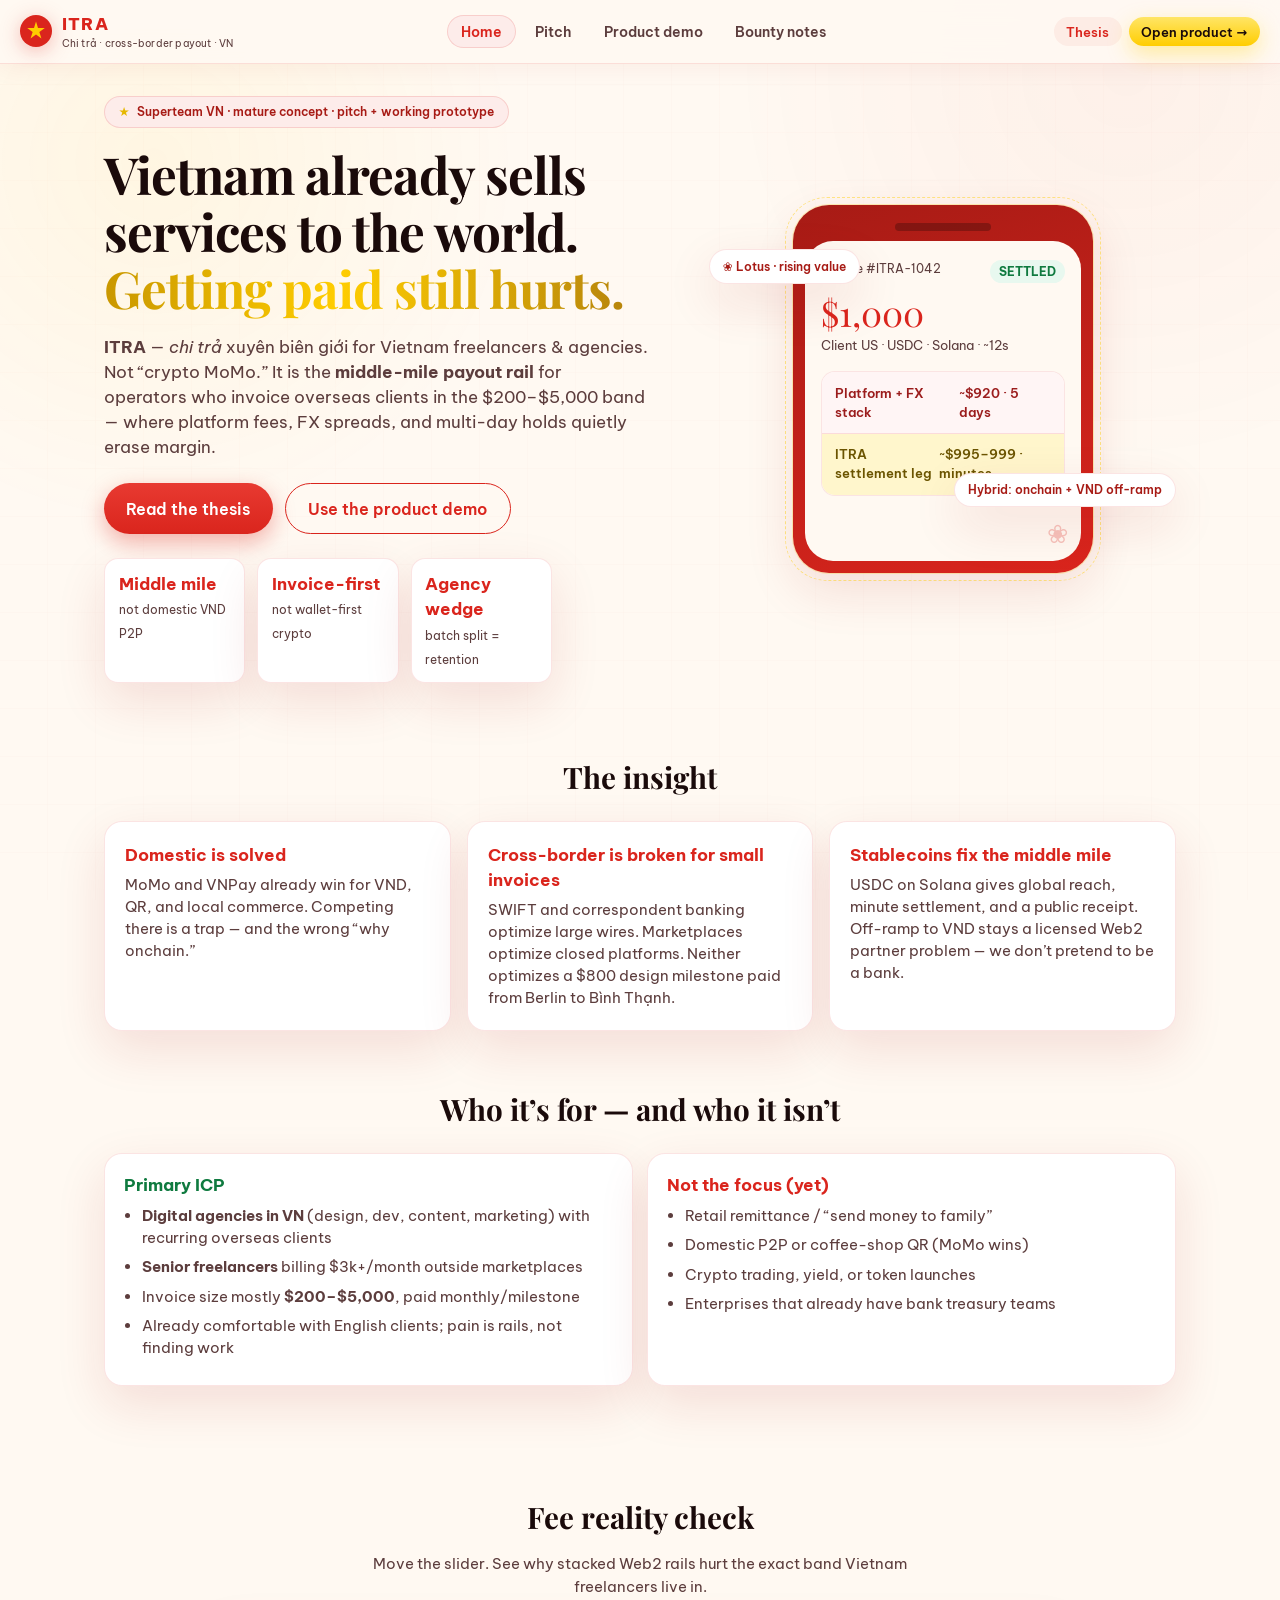
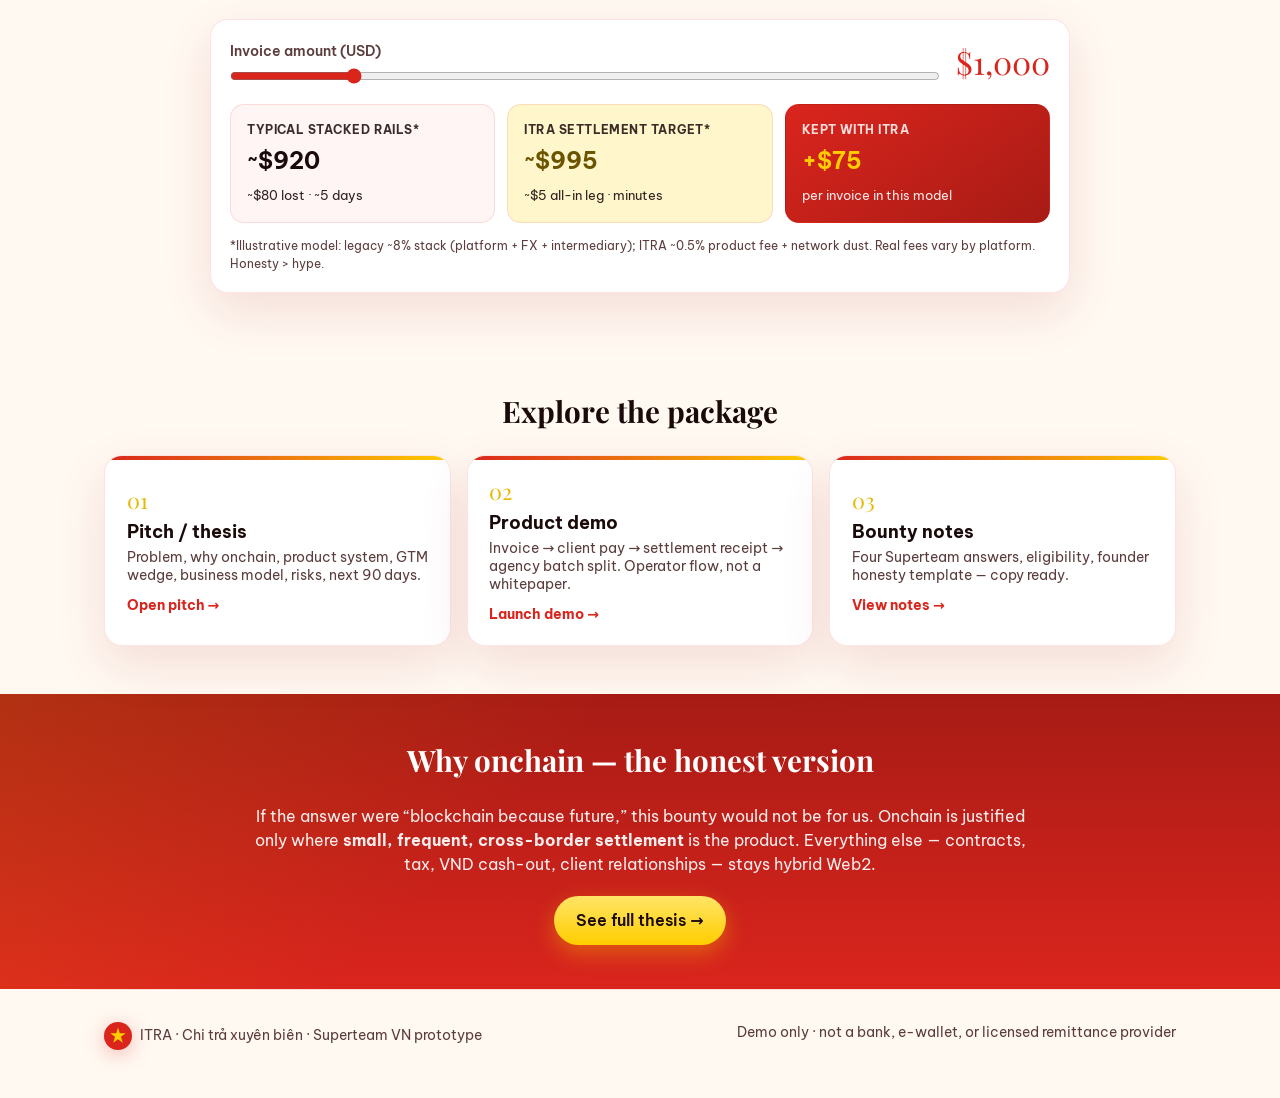
<file: index.html>
﻿<!DOCTYPE html>
<html lang="en">
<head>
  <meta charset="UTF-8" />
  <meta name="viewport" content="width=device-width, initial-scale=1" />
  <title>ITRA — Chi trả xuyên biên giới · Vietnam services export</title>
  <meta name="description" content="ITRA (chi trả): middle-mile cross-border payout for Vietnam freelancers and agencies — USDC on Solana, hybrid with MoMo/VNPay for domestic VND." />
  <base href="./" />
  <link rel="preconnect" href="https://fonts.googleapis.com" />
  <link rel="preconnect" href="https://fonts.gstatic.com" crossorigin />
  <link href="https://fonts.googleapis.com/css2?family=Be+Vietnam+Pro:wght@400;500;600;700;800&family=Playfair+Display:wght@600;700&display=swap" rel="stylesheet" />
  <link rel="stylesheet" href="styles.css" />
</head>
<body>
  <div class="bg-pattern" aria-hidden="true"></div>

  <header class="global-nav">
    <div class="brand" data-go="home">
      <span class="brand-mark" aria-hidden="true">
        <svg viewBox="0 0 40 40" width="32" height="32">
          <circle cx="20" cy="20" r="20" fill="#DA251D"/>
          <polygon points="20,8 22.5,16.2 31,16.2 24.2,21.2 26.8,29.5 20,24.5 13.2,29.5 15.8,21.2 9,16.2 17.5,16.2" fill="#FFCD00"/>
        </svg>
      </span>
      <div>
        <div class="brand-name">ITRA</div>
        <div class="brand-tagline">Chi trả · cross-border payout · VN</div>
      </div>
    </div>

    <nav class="global-tabs" role="tablist">
      <button type="button" class="tab active" data-go="home" role="tab">Home</button>
      <button type="button" class="tab" data-go="pitch" role="tab">Pitch</button>
      <button type="button" class="tab" data-go="demo" role="tab">Product demo</button>
      <button type="button" class="tab" data-go="submit" role="tab">Bounty notes</button>
    </nav>

    <div class="global-actions">
      <button type="button" class="btn btn-ghost btn-sm" data-go="pitch">Thesis</button>
      <button type="button" class="btn btn-gold btn-sm" data-go="demo">Open product →</button>
    </div>
  </header>

  <!-- ========== HOME ========== -->
  <section id="view-home" class="view active" data-view="home">
    <main class="hero">
      <div class="hero-copy">
        <div class="pill">
          <span class="pill-star">★</span>
          Superteam VN · mature concept · pitch + working prototype
        </div>
        <h1>
          Vietnam already sells services to the world.<br />
          <span class="gold-text">Getting paid still hurts.</span>
        </h1>
        <p class="lede">
          <strong>ITRA</strong> — <em>chi trả</em> xuyên biên giới for Vietnam freelancers &amp; agencies.
          Not “crypto MoMo.” It is the <strong>middle-mile payout rail</strong> for operators who invoice
          overseas clients in the $200–$5,000 band — where platform fees, FX spreads, and
          multi-day holds quietly erase margin.
        </p>
        <div class="hero-cta">
          <button type="button" class="btn btn-red btn-lg" data-go="pitch">Read the thesis</button>
          <button type="button" class="btn btn-outline btn-lg" data-go="demo">Use the product demo</button>
        </div>
        <div class="trust-row">
          <div><strong>Middle mile</strong><span>not domestic VND P2P</span></div>
          <div><strong>Invoice-first</strong><span>not wallet-first crypto</span></div>
          <div><strong>Agency wedge</strong><span>batch split = retention</span></div>
        </div>
      </div>

      <div class="hero-visual">
        <div class="phone-frame">
          <div class="phone-notch"></div>
          <div class="phone-screen">
            <div class="mini-header">
              <span>Invoice #ITRA-1042</span>
              <span class="badge badge-paid">SETTLED</span>
            </div>
            <div class="mini-amount">$1,000</div>
            <div class="mini-sub">Client US · USDC · Solana · ~12s</div>
            <div class="compare-card">
              <div class="cmp-row bad"><span>Platform + FX stack</span><span>~$920 · 5 days</span></div>
              <div class="cmp-row good"><span>ITRA settlement leg</span><span>~$995–999 · minutes</span></div>
            </div>
            <div class="lotus-deco" aria-hidden="true">❀</div>
          </div>
        </div>
        <div class="float-chip chip-1">❀ Lotus · rising value</div>
        <div class="float-chip chip-2">Hybrid: onchain + VND off-ramp</div>
      </div>
    </main>

    <section class="section">
      <h2 class="section-title">The insight</h2>
      <div class="insight-grid">
        <article class="insight-card">
          <h3>Domestic is solved</h3>
          <p>MoMo and VNPay already win for VND, QR, and local commerce. Competing there is a trap — and the wrong “why onchain.”</p>
        </article>
        <article class="insight-card">
          <h3>Cross-border is broken for small invoices</h3>
          <p>SWIFT and correspondent banking optimize large wires. Marketplaces optimize closed platforms. Neither optimizes a $800 design milestone paid from Berlin to Bình Thạnh.</p>
        </article>
        <article class="insight-card">
          <h3>Stablecoins fix the middle mile</h3>
          <p>USDC on Solana gives global reach, minute settlement, and a public receipt. Off-ramp to VND stays a licensed Web2 partner problem — we don’t pretend to be a bank.</p>
        </article>
      </div>
    </section>

    <section class="section section-tight">
      <h2 class="section-title">Who it’s for — and who it isn’t</h2>
      <div class="ps-grid-2">
        <div class="card for-card">
          <h3 class="good-head">Primary ICP</h3>
          <ul class="plain-list">
            <li><strong>Digital agencies in VN</strong> (design, dev, content, marketing) with recurring overseas clients</li>
            <li><strong>Senior freelancers</strong> billing $3k+/month outside marketplaces</li>
            <li>Invoice size mostly <strong>$200–$5,000</strong>, paid monthly/milestone</li>
            <li>Already comfortable with English clients; pain is rails, not finding work</li>
          </ul>
        </div>
        <div class="card against-card">
          <h3 class="bad-head">Not the focus (yet)</h3>
          <ul class="plain-list">
            <li>Retail remittance / “send money to family”</li>
            <li>Domestic P2P or coffee-shop QR (MoMo wins)</li>
            <li>Crypto trading, yield, or token launches</li>
            <li>Enterprises that already have bank treasury teams</li>
          </ul>
        </div>
      </div>
    </section>

    <section class="section">
      <h2 class="section-title">Fee reality check</h2>
      <p class="section-lede">Move the slider. See why stacked Web2 rails hurt the exact band Vietnam freelancers live in.</p>
      <div class="card calc-card">
        <div class="calc-row">
          <label class="calc-label">Invoice amount (USD)
            <input type="range" id="fee-range" min="200" max="5000" step="50" value="1000" />
          </label>
          <div class="calc-amount" id="fee-amount-label">$1,000</div>
        </div>
        <div class="calc-compare">
          <div class="calc-col legacy">
            <span class="calc-tag">Typical stacked rails*</span>
            <strong id="fee-legacy-net">~$920</strong>
            <span id="fee-legacy-detail">~$80 lost · ~5 days</span>
          </div>
          <div class="calc-col itra">
            <span class="calc-tag">ITRA settlement target*</span>
            <strong id="fee-itra-net">~$995</strong>
            <span id="fee-itra-detail">~$5 all-in leg · minutes</span>
          </div>
          <div class="calc-col save">
            <span class="calc-tag">Kept with ITRA</span>
            <strong id="fee-saved">+$75</strong>
            <span>per invoice in this model</span>
          </div>
        </div>
        <p class="calc-note">*Illustrative model: legacy ~8% stack (platform + FX + intermediary); ITRA ~0.5% product fee + network dust. Real fees vary by platform. Honesty &gt; hype.</p>
      </div>
    </section>

    <section class="section map-section">
      <h2 class="section-title">Explore the package</h2>
      <div class="map-grid">
        <button type="button" class="map-card" data-go="pitch">
          <span class="map-num">01</span>
          <h3>Pitch / thesis</h3>
          <p>Problem, why onchain, product system, GTM wedge, business model, risks, next 90 days.</p>
          <span class="map-link">Open pitch →</span>
        </button>
        <button type="button" class="map-card" data-go="demo">
          <span class="map-num">02</span>
          <h3>Product demo</h3>
          <p>Invoice → client pay → settlement receipt → agency batch split. Operator flow, not a whitepaper.</p>
          <span class="map-link">Launch demo →</span>
        </button>
        <button type="button" class="map-card" data-go="submit">
          <span class="map-num">03</span>
          <h3>Bounty notes</h3>
          <p>Four Superteam answers, eligibility, founder honesty template — copy ready.</p>
          <span class="map-link">View notes →</span>
        </button>
      </div>
    </section>

    <section class="section section-red">
      <h2 class="section-title light">Why onchain — the honest version</h2>
      <p class="honest wide">
        If the answer were “blockchain because future,” this bounty would not be for us.
        Onchain is justified only where <strong>small, frequent, cross-border settlement</strong>
        is the product. Everything else — contracts, tax, VND cash-out, client relationships — stays hybrid Web2.
      </p>
      <div class="hero-cta center">
        <button type="button" class="btn btn-gold btn-lg" data-go="pitch">See full thesis →</button>
      </div>
    </section>

    <footer class="site-footer">
      <div class="brand compact">
        <span class="brand-mark small">
          <svg viewBox="0 0 40 40" width="28" height="28">
            <circle cx="20" cy="20" r="20" fill="#DA251D"/>
            <polygon points="20,8 22.5,16.2 31,16.2 24.2,21.2 26.8,29.5 20,24.5 13.2,29.5 15.8,21.2 9,16.2 17.5,16.2" fill="#FFCD00"/>
          </svg>
        </span>
        <span>ITRA · Chi trả xuyên biên · Superteam VN prototype</span>
      </div>
      <p>Demo only · not a bank, e-wallet, or licensed remittance provider</p>
    </footer>
  </section>

  <!-- ========== PITCH (4 thesis slides) ========== -->
  <section id="view-pitch" class="view" data-view="pitch">
    <div class="pitch-shell">
      <div class="pitch-toolbar">
        <div class="pitch-title">
          <span class="eyebrow">Pitch · 4 slides · maps to 2-page bounty deck</span>
          <strong>ITRA (chi trả) · Superteam Vietnam</strong>
        </div>
        <div class="pitch-controls">
          <button type="button" class="btn btn-ghost btn-sm" id="pitch-prev">← Prev</button>
          <span class="pitch-indicator" id="pitch-indicator">1 / 4</span>
          <button type="button" class="btn btn-ghost btn-sm" id="pitch-next">Next →</button>
          <button type="button" class="btn btn-gold btn-sm" data-go="demo">Product demo</button>
        </div>
      </div>

      <div class="pitch-stage">
        <!-- SLIDE 1: Problem + Why onchain -->
        <article class="pitch-slide active" data-slide="1">
          <div class="ps-rail" aria-hidden="true"></div>
          <header class="ps-top">
            <span class="ps-star">★</span>
            <span class="ps-brand">ITRA</span>
            <span class="ps-meta">01 · Business today &amp; why onchain</span>
          </header>
          <h2 class="ps-headline">The business today is services export. The product is settlement.</h2>
          <p class="ps-sub">Vietnam’s freelancers and agencies already sell globally. The broken piece is not demand — it is how $200–$5,000 invoices cross borders.</p>

          <div class="ps-grid-2">
            <div class="ps-card">
              <h3>Business today</h3>
              <p><strong>Who:</strong> Design/dev/content agencies &amp; freelancers in HCMC, Hanoi, Đà Nẵng paid by US/EU/SG/AU clients.</p>
              <p><strong>Current stack:</strong> Upwork · Payoneer · Wise · bank wire · marketplace holds.</p>
              <p><strong>Felt pain:</strong> Client sends ~$1,000 → often ~$920–950 lands after days. Fee stacking is opaque. Multi-person agency splits mean the pain multiplies every month.</p>
              <p><strong>Why it matters:</strong> Services export is real GDP for operators who will never get a factory LOAN — margin is everything.</p>
            </div>
            <div class="ps-card ps-card-red">
              <h3>Why onchain (and when it isn’t)</h3>
              <p><strong>Yes:</strong> small, frequent, global settlement; public receipt; programmable split to teammates.</p>
              <p><strong>No:</strong> replacing MoMo for domestic VND; “crypto because cool”; taking retail deposits.</p>
              <p><strong>Mechanism:</strong> USDC on Solana = dollar stability + minute finality + low network cost.</p>
              <p><strong>Doubt we name:</strong> client onboarding to wallets, and VND off-ramp liquidity. Mitigate with card-on-ramp later + licensed partners — not fake claims.</p>
            </div>
          </div>

          <div class="ps-metrics">
            <div><span>Pain band</span><strong>$200–$5,000 invoices</strong></div>
            <div><span>Legacy model</span><strong>~5–10% stack · days</strong></div>
            <div><span>ITRA settle leg</span><strong>target &lt;1% · minutes</strong></div>
            <div><span>Asset</span><strong>USDC — no new token</strong></div>
          </div>
          <footer class="ps-foot">Slide 1 / 4 · Superteam pages 1 covers this block</footer>
        </article>

        <!-- SLIDE 2: Product system -->
        <article class="pitch-slide" data-slide="2">
          <div class="ps-rail" aria-hidden="true"></div>
          <header class="ps-top">
            <span class="ps-star">★</span>
            <span class="ps-brand">ITRA</span>
            <span class="ps-meta">02 · How it works in practice</span>
          </header>
          <h2 class="ps-headline sm">Invoice-first product. Onchain is the settlement engine, not the UI religion.</h2>

          <div class="ps-steps">
            <div class="ps-step"><span>1</span><h4>Create invoice</h4><p>USD, deliverable, client email — language freelancers already use</p></div>
            <div class="ps-step"><span>2</span><h4>Client pays USDC</h4><p>Solana Pay link / QR · any country · stablecoin</p></div>
            <div class="ps-step"><span>3</span><h4>Settle + receipt</h4><p>Wallet credit · immutable tx proof for books</p></div>
            <div class="ps-step accent"><span>4</span><h4>Agency split</h4><p>Batch payout to team · optional later VND off-ramp</p></div>
          </div>

          <div class="ps-grid-2">
            <div class="ps-card">
              <h3>System layers</h3>
              <ul class="plain">
                <li><strong>L1 Product:</strong> invoices, pay links, status, receipts</li>
                <li><strong>L2 Team:</strong> treasury view, batch split, roles</li>
                <li><strong>L3 Ops:</strong> CSV/PDF export, tax-ready history</li>
                <li><strong>L4 Cash-out:</strong> partner off-ramp to bank/MoMo (licensed)</li>
              </ul>
            </div>
            <div class="ps-card">
              <h3>What users feel</h3>
              <p>Not “connect wallet and hope.” They feel <strong>invoice paid</strong> and <strong>money available to split or hold</strong>.</p>
              <p>Client education is one page: “Pay this invoice in USDC — same as a dollar invoice, faster rails.”</p>
              <p>Prototype on this site implements L1–L2 happy path (demo mode).</p>
            </div>
          </div>
          <footer class="ps-foot">Slide 2 / 4 · “How it works” for bounty criteria</footer>
        </article>

        <!-- SLIDE 3: GTM + business model -->
        <article class="pitch-slide" data-slide="3">
          <div class="ps-rail" aria-hidden="true"></div>
          <header class="ps-top">
            <span class="ps-star">★</span>
            <span class="ps-brand">ITRA</span>
            <span class="ps-meta">03 · Wedge, model, fundability</span>
          </header>
          <h2 class="ps-headline sm">Start with agencies. They feel the pain monthly — and bring volume.</h2>

          <div class="ps-grid-2">
            <div class="ps-card">
              <h3>Go-to-market wedge</h3>
              <p><strong>Beachhead:</strong> 5–30 person digital agencies with 2+ overseas retainers.</p>
              <p><strong>Why wedge works:</strong> one owner decides; team wallets make batch sticky; referral inside studio networks in HCMC/Hanoi.</p>
              <p><strong>Motion:</strong> design-partner program → closed beta (USDC-in only) → case study with real fee before/after → expand to freelancers in the same graph.</p>
              <p><strong>Not day-one:</strong> mass consumer ads, token incentives, or “everyone in Vietnam.”</p>
            </div>
            <div class="ps-card ps-card-deep">
              <h3>Business model</h3>
              <p><strong>Subscription:</strong> free tier (limited invoices) → Pro for agencies (team seats, batch, exports).</p>
              <p><strong>Usage:</strong> small settlement fee (e.g. 0.3–0.8%) still far below 5–10% stacks.</p>
              <p><strong>Partner rev-share:</strong> optional VND off-ramp (we don’t hold float).</p>
              <p><strong>Why fundable:</strong> recurring export volume × network effects in agency clusters × expansion to other SEA services hubs later.</p>
            </div>
          </div>

          <div class="ps-metrics">
            <div><span>Year-1 focus</span><strong>Agencies · HCMC/Hanoi</strong></div>
            <div><span>Monetize</span><strong>SaaS + tiny settle fee</strong></div>
            <div><span>Moat thesis</span><strong>Workflow + tax export + trust</strong></div>
            <div><span>Not moat</span><strong>“We used blockchain”</strong></div>
          </div>
          <footer class="ps-foot">Slide 3 / 4 · bonus: path to a company, not a demo</footer>
        </article>

        <!-- SLIDE 4: Reg, risks, next -->
        <article class="pitch-slide" data-slide="4">
          <div class="ps-rail" aria-hidden="true"></div>
          <header class="ps-top">
            <span class="ps-star">★</span>
            <span class="ps-brand">ITRA</span>
            <span class="ps-meta">04 · Vietnam fit · risks · what’s next</span>
          </header>
          <h2 class="ps-headline sm">Designed to fit a forming regulatory frame — not to outrun it.</h2>

          <div class="ps-grid-2">
            <div class="ps-card">
              <h3>Regulatory posture (VN)</h3>
              <ul class="plain">
                <li>Self-custody settlement tool for <strong>export of services</strong></li>
                <li><strong>Not</strong> deposit-taking e-wallet, not retail remittance brand</li>
                <li>VND cash-out only via <strong>licensed partners</strong></li>
                <li>Exports for tax reporting — we help users stay clean, we don’t sell “tax free”</li>
                <li>Track SBV / digital asset policy; ship features that remain complementary rails</li>
              </ul>
            </div>
            <div class="ps-card">
              <h3>Risks we own</h3>
              <p><strong>Client wallet friction</strong> → invoice UX + later card/on-ramp embed.</p>
              <p><strong>Off-ramp dependency</strong> → multi-partner, never single point of failure narrative.</p>
              <p><strong>Policy shift</strong> → keep scope narrow; no yield, no lending.</p>
              <p><strong>Trust</strong> → on-chain receipts + human support in Vietnamese.</p>
            </div>
          </div>

          <div class="ps-card" style="margin-bottom:0.75rem">
            <h3>What’s next (if team + resources)</h3>
            <p><strong>Days 1–14:</strong> 15 operator interviews; fee diaries; 3 design partners committed.</p>
            <p><strong>Days 15–45:</strong> Solana mainnet/devnet pay link; receipt PDF; agency batch real txs.</p>
            <p><strong>Days 46–90:</strong> closed beta; first off-ramp partner LOI; accounting export; measure $ settled &amp; fee saved.</p>
            <p><strong>Success metric:</strong> not TVL cosplay — <em>repeat invoices per agency per month</em> and NPS on payout pain.</p>
          </div>
          <footer class="ps-foot bar">★ ITRA · Chi trả xuyên biên giới · for Vietnam operators exporting services · Slide 4 / 4</footer>
        </article>
      </div>
    </div>
  </section>

  <!-- ========== PRODUCT DEMO ========== -->
  <section id="view-demo" class="view" data-view="demo">
    <div class="app-shell">
      <aside class="sidebar">
        <div class="brand side-brand">
          <span class="brand-mark">
            <svg viewBox="0 0 40 40" width="32" height="32">
              <circle cx="20" cy="20" r="20" fill="#DA251D"/>
              <polygon points="20,8 22.5,16.2 31,16.2 24.2,21.2 26.8,29.5 20,24.5 13.2,29.5 15.8,21.2 9,16.2 17.5,16.2" fill="#FFCD00"/>
            </svg>
          </span>
          <div>
            <div class="brand-name light">ITRA</div>
            <div class="brand-tag">Chi trả workspace · demo</div>
          </div>
        </div>
        <nav class="side-nav">
          <button type="button" class="side-link active" data-panel="dashboard">Dashboard</button>
          <button type="button" class="side-link" data-panel="create">Create invoice</button>
          <button type="button" class="side-link" data-panel="pay">Client pay link</button>
          <button type="button" class="side-link" data-panel="success">Settlement receipt</button>
          <button type="button" class="side-link" data-panel="batch">Team batch payout</button>
        </nav>
        <div class="side-foot">
          <div class="wallet-pill"><span class="dot"></span> Demo · no real funds</div>
          <button type="button" class="btn btn-ghost btn-sm" data-go="pitch">← Thesis</button>
          <button type="button" class="btn btn-ghost btn-sm" data-go="home">Home</button>
        </div>
      </aside>

      <div class="app-main">
        <div id="panel-dashboard" class="panel active">
          <header class="panel-head">
            <div>
              <p class="eyebrow">Xin chào · Agency rail</p>
              <h2>Settlement overview</h2>
            </div>
            <button type="button" class="btn btn-red" data-panel="create">+ New invoice</button>
          </header>
          <div class="stat-grid">
            <div class="stat-card"><span class="stat-label">Settled (30d)</span><span class="stat-value">$12,480</span><span class="stat-hint gold-text">USDC · Solana</span></div>
            <div class="stat-card"><span class="stat-label">Est. kept vs legacy</span><span class="stat-value">+$748</span><span class="stat-hint">model ~6% stack avoided</span></div>
            <div class="stat-card"><span class="stat-label">Open invoices</span><span class="stat-value">3</span><span class="stat-hint">$2,150 pending</span></div>
            <div class="stat-card accent"><span class="stat-label">Median settle</span><span class="stat-value">&lt;1m</span><span class="stat-hint">not T+5 banking</span></div>
          </div>
          <div class="card insight-strip">
            <strong>Operator note:</strong> Domestic team expenses still run on MoMo/VNPay.
            ITRA only handles <em>inbound overseas settlement</em> and team USDC splits.
          </div>
          <div class="card">
            <div class="card-head"><h3>Recent invoices</h3><span class="badge">Prototype data</span></div>
            <table class="data-table">
              <thead><tr><th>ID</th><th>Client</th><th>Amount</th><th>Status</th><th></th></tr></thead>
              <tbody>
                <tr><td>ITRA-1042</td><td>Northwind Labs (US)</td><td>$1,000</td><td><span class="badge badge-paid">Settled</span></td><td><button type="button" class="linkish" data-panel="success">Receipt</button></td></tr>
                <tr><td>ITRA-1041</td><td>Orbit Studio (SG)</td><td>$650</td><td><span class="badge badge-open">Open</span></td><td><button type="button" class="linkish" data-panel="pay">Pay link</button></td></tr>
                <tr><td>ITRA-1040</td><td>Berlin Content Co.</td><td>$2,200</td><td><span class="badge badge-paid">Settled</span></td><td><button type="button" class="linkish" data-panel="success">Receipt</button></td></tr>
              </tbody>
            </table>
          </div>
        </div>

        <div id="panel-create" class="panel">
          <header class="panel-head">
            <div><p class="eyebrow">Flow 01 · Invoice-first</p><h2>Create invoice</h2></div>
          </header>
          <div class="card form-card">
            <label>Client name<input id="f-client" type="text" value="Northwind Labs" /></label>
            <label>Client email<input id="f-email" type="email" value="ap@northwind.example" /></label>
            <div class="form-row">
              <label>Amount (USD)<input id="f-amount" type="number" value="1000" min="1" /></label>
              <label>Settle asset
                <select id="f-currency"><option selected>USDC on Solana</option><option disabled>USDT (later)</option></select>
              </label>
            </div>
            <label>Deliverable / milestone<textarea id="f-note" rows="3">Brand site redesign — milestone 2 (accepted in Figma review)</textarea></label>
            <div class="form-actions">
              <button type="button" class="btn btn-red btn-lg" id="btn-create">Generate client pay link →</button>
              <p class="form-hint">Creates a settlement request — not a crypto trade.</p>
            </div>
          </div>
        </div>

        <div id="panel-pay" class="panel">
          <header class="panel-head">
            <div><p class="eyebrow">Flow 02 · Client view</p><h2>Pay invoice</h2></div>
            <span class="badge badge-open" id="pay-status">Awaiting settlement</span>
          </header>
          <div class="pay-layout">
            <div class="card pay-summary">
              <div class="pay-brand">
                <span class="lotus">❀</span>
                <div><strong id="pay-merchant">ITRA · Saigon Studio Co.</strong><p>Ho Chi Minh City · Vietnam · services export</p></div>
              </div>
              <div class="pay-amount" id="pay-amount">$1,000.00</div>
              <p class="pay-meta" id="pay-meta">Invoice ITRA-1042 · Brand site redesign — milestone 2</p>
              <ul class="pay-bullets">
                <li>You pay in <strong>USDC</strong> (dollar-stable) on <strong>Solana</strong></li>
                <li>Vendor receives a public settlement receipt</li>
                <li>No correspondent bank chain for this leg</li>
              </ul>
              <div class="mini-save" id="pay-save-hint">Illustrative vendor keep vs ~8% stack: +$75 on this invoice</div>
            </div>
            <div class="card pay-action">
              <div class="qr-box" aria-hidden="true">
                <div class="qr-inner"><div class="qr-grid"></div><div class="qr-center">★</div></div>
                <p>Solana Pay QR</p>
              </div>
              <label class="mono-label">Pay to (demo address)
                <code class="addr" id="pay-addr">ItraVNdemo1111111111111111111111111111Pay</code>
              </label>
              <div class="form-actions col">
                <button type="button" class="btn btn-gold btn-lg" id="btn-sim-pay">Simulate client payment</button>
                <button type="button" class="btn btn-outline" id="btn-copy">Copy address</button>
              </div>
              <p class="form-hint">Production: Phantom / Solflare / Solana Pay · later: card → USDC on-ramp for clients.</p>
            </div>
          </div>
        </div>

        <div id="panel-success" class="panel">
          <header class="panel-head">
            <div><p class="eyebrow">Flow 03 · Settled</p><h2>Settlement receipt</h2></div>
            <span class="badge badge-paid">SETTLED</span>
          </header>
          <div class="success-hero card">
            <div class="success-star">★</div>
            <h3 id="success-title">1,000 USDC settled</h3>
            <p>Middle-mile complete. Receipt is portable proof for your books.</p>
            <div class="receipt-grid">
              <div><span>Invoice</span><strong id="rc-id">ITRA-1042</strong></div>
              <div><span>From</span><strong id="rc-client">Northwind Labs</strong></div>
              <div><span>Network</span><strong>Solana</strong></div>
              <div><span>Asset</span><strong>USDC</strong></div>
              <div><span>Tx (demo)</span><strong class="mono">5Kx…9aQ2</strong></div>
              <div><span>Time</span><strong>~12 seconds</strong></div>
            </div>
            <div class="save-banner" id="success-save">Est. kept vs legacy stack on this invoice: <strong>+$75</strong></div>
            <div class="form-actions">
              <button type="button" class="btn btn-red" data-panel="batch">Split to team →</button>
              <button type="button" class="btn btn-outline" data-panel="dashboard">Dashboard</button>
            </div>
          </div>
          <div class="card note-card">
            <h4>Still hybrid on purpose</h4>
            <p>Hold USDC, pay other crypto invoices, or cash out via a licensed partner later.
            ITRA does not operate as MoMo — we don’t take VND deposits or promise yield.</p>
          </div>
        </div>

        <div id="panel-batch" class="panel">
          <header class="panel-head">
            <div><p class="eyebrow">Flow 04 · Why agencies stick</p><h2>Team batch payout</h2></div>
          </header>
          <div class="card">
            <p class="batch-intro">
              One overseas invoice → many local contributors. Batch split is the wedge:
              the agency owner uses ITRA every cycle, not once.
            </p>
            <table class="data-table">
              <thead><tr><th>Member</th><th>Role</th><th>Wallet</th><th>Amount</th></tr></thead>
              <tbody>
                <tr><td>Linh N.</td><td>Lead design</td><td class="mono">Lin…x7</td><td>400 USDC</td></tr>
                <tr><td>Minh T.</td><td>Frontend</td><td class="mono">Min…k2</td><td>350 USDC</td></tr>
                <tr><td>Studio reserve</td><td>Treasury</td><td class="mono">Sen…Hq</td><td>250 USDC</td></tr>
              </tbody>
            </table>
            <div class="form-actions">
              <button type="button" class="btn btn-gold btn-lg" id="btn-batch">Send batch (demo)</button>
              <button type="button" class="btn btn-outline" data-panel="dashboard">Done</button>
              <button type="button" class="btn btn-ghost" data-go="submit">Bounty notes →</button>
            </div>
          </div>
        </div>
      </div>
    </div>
  </section>

  <!-- ========== BOUNTY NOTES ========== -->
  <section id="view-submit" class="view" data-view="submit">
    <div class="submit-wrap">
      <header class="panel-head">
        <div>
          <p class="eyebrow">Superteam form · matured answers</p>
          <h2>Bounty submission notes</h2>
        </div>
        <button type="button" class="btn btn-red" id="btn-copy-notes">Copy all</button>
      </header>

      <div class="card">
        <h3>One-liner</h3>
        <p id="note-oneliner">ITRA (chi trả) is the middle-mile cross-border payout rail for Vietnam freelancers and agencies exporting services: clients pay USDC on Solana; teams settle in minutes with on-chain receipts — without replacing MoMo/VNPay for domestic VND.</p>
      </div>

      <div class="ps-grid-2">
        <div class="card">
          <h3>1. The business today</h3>
          <p id="note-business">Vietnam freelancers and small digital agencies already sell to US/EU/SG/AU clients. Money still moves through marketplaces, Payoneer/Wise, or banks. In the $200–$5,000 invoice band, stacked fees and multi-day delays routinely erase 5–10% of revenue — and agencies feel it on every cycle when splitting to teammates.</p>
        </div>
        <div class="card">
          <h3>2. Why onchain</h3>
          <p id="note-why">Domestic VND is solved. Onchain is justified only for small, frequent, cross-border settlement: global reach, minute finality, low network cost, and immutable receipts. Limits we accept: client wallet friction, VND off-ramp, tax, and contracts remain hybrid Web2. We are not building crypto MoMo.</p>
        </div>
        <div class="card">
          <h3>3. How it works</h3>
          <p id="note-how">Invoice-first UX → Solana Pay / USDC → settlement + receipt → optional agency batch split → optional licensed off-ramp. Product layers: invoices, team treasury, exports for books, partner cash-out. Demo: https://ikihin.github.io/ITRA/#demo</p>
        </div>
        <div class="card">
          <h3>4. What’s next</h3>
          <p id="note-next">15 operator interviews and 3 design partners → real Solana pay links → closed beta with agencies (USDC-in) → off-ramp LOI + tax export. North star: repeat invoices per agency per month, not vanity TVL. Regulatory posture: services-export settlement tool, not deposit-taking e-wallet.</p>
        </div>
      </div>

      <div class="card note-card">
        <h4>Eligibility</h4>
        <ul class="check-list">
          <li>Vietnamese citizen or Vietnam-based resident</li>
          <li>ID / residence proof if selected</li>
          <li>Single URL: pitch + prototype → <a href="https://ikihin.github.io/ITRA/" target="_blank" rel="noopener">ikihin.github.io/ITRA</a></li>
        </ul>
        <h4 style="margin-top:1rem">Founder honesty (edit before submit)</h4>
        <p id="founder-note">I am submitting as [name / role]. I [do not run a registered agency yet / freelance / interviewed operators]. I know this pain because [personal line]. This package is a matured concept + clickable MVP. I want a working session on GTM, compliance fit, and design partners in Vietnam.</p>
        <div class="form-actions" style="margin-top:1rem">
          <button type="button" class="btn btn-gold" data-go="demo">Open product demo</button>
          <button type="button" class="btn btn-outline" data-go="pitch">Back to thesis</button>
        </div>
      </div>
    </div>
  </section>

  <div id="toast" class="toast" hidden></div>
  <script src="app.js"></script>
</body>
</html>
</file>
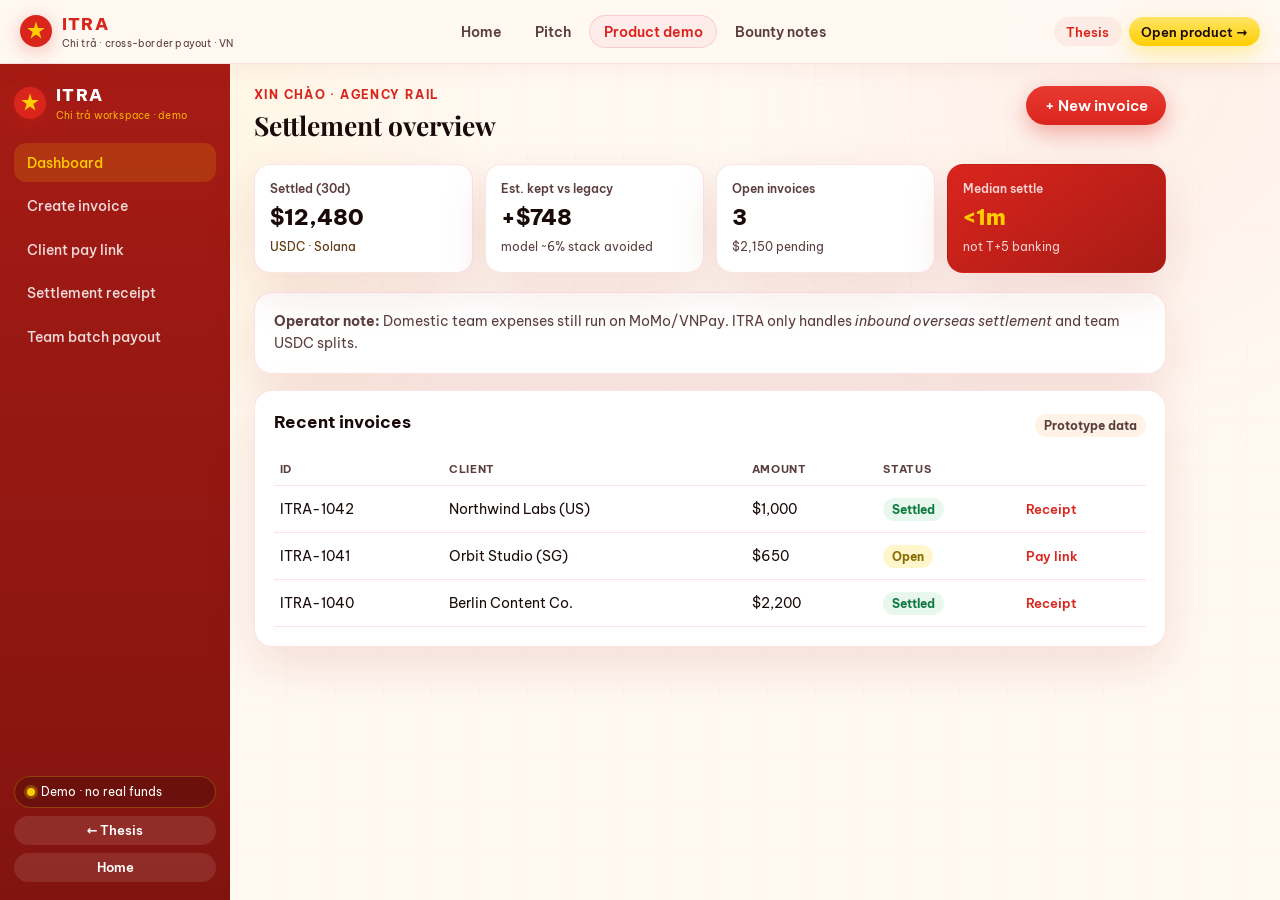
<file: prototype/index.html>
﻿<!DOCTYPE html>
<html lang="en">
<head>
  <meta charset="UTF-8" />
  <meta http-equiv="refresh" content="0; url=../index.html#demo" />
  <title>Redirecting to ITRA…</title>
  <script>location.replace("../index.html#demo");</script>
</head>
<body>
  <p><a href="../index.html">Open ITRA all-in-one site →</a></p>
</body>
</html>
</file>
<file: styles.css>
/* ITRA — all-in-one web: home + pitch + demo · Vietnam red/gold · chi trả */
:root {
  --red: #DA251D;
  --red-deep: #A71B15;
  --red-soft: #FDECEA;
  --gold: #FFCD00;
  --gold-deep: #E6B800;
  --gold-soft: #FFF6CC;
  --ink: #1A0A0A;
  --ink-soft: #5C3D3D;
  --cream: #FFF9F2;
  --cream-2: #FFF3E6;
  --white: #FFFFFF;
  --line: rgba(218, 37, 29, 0.12);
  --shadow: 0 18px 50px rgba(167, 27, 21, 0.12);
  --radius: 18px;
  --font: "Be Vietnam Pro", system-ui, sans-serif;
  --display: "Playfair Display", Georgia, serif;
  --nav-h: 64px;
}

* { box-sizing: border-box; margin: 0; padding: 0; }
html { scroll-behavior: smooth; }
body {
  font-family: var(--font);
  color: var(--ink);
  background: var(--cream);
  min-height: 100vh;
  line-height: 1.5;
  padding-top: var(--nav-h);
}

.bg-pattern {
  position: fixed;
  inset: 0;
  pointer-events: none;
  z-index: 0;
  opacity: 0.4;
  background:
    radial-gradient(circle at 12% 18%, rgba(255, 205, 0, 0.16), transparent 28%),
    radial-gradient(circle at 88% 8%, rgba(218, 37, 29, 0.1), transparent 30%),
    repeating-linear-gradient(0deg, transparent, transparent 47px, rgba(218, 37, 29, 0.03) 47px, rgba(218, 37, 29, 0.03) 48px),
    repeating-linear-gradient(90deg, transparent, transparent 47px, rgba(218, 37, 29, 0.03) 47px, rgba(218, 37, 29, 0.03) 48px);
}

.view {
  display: none;
  position: relative;
  z-index: 1;
  min-height: calc(100vh - var(--nav-h));
}
.view.active { display: block; }

/* ——— Global nav ——— */
.global-nav {
  position: fixed;
  top: 0; left: 0; right: 0;
  z-index: 100;
  height: var(--nav-h);
  display: flex;
  align-items: center;
  gap: 1rem;
  padding: 0 1.25rem;
  background: rgba(255, 249, 242, 0.92);
  backdrop-filter: blur(12px);
  border-bottom: 1px solid var(--line);
  box-shadow: 0 4px 24px rgba(167, 27, 21, 0.06);
}
.global-nav .brand { cursor: pointer; flex-shrink: 0; }
.brand {
  display: flex;
  align-items: center;
  gap: 0.6rem;
  user-select: none;
}
.brand-name {
  font-weight: 800;
  letter-spacing: 0.08em;
  font-size: 1.05rem;
  color: var(--red);
}
.brand-name.light { color: #fff; }
.brand-tagline, .brand-tag {
  font-size: 0.65rem;
  color: var(--ink-soft);
  letter-spacing: 0.02em;
}
.sidebar .brand-tag { color: rgba(255, 205, 0, 0.85); }
.brand-mark { display: flex; filter: drop-shadow(0 4px 10px rgba(218, 37, 29, 0.3)); }
.brand.compact { gap: 0.5rem; color: var(--ink-soft); font-size: 0.9rem; }

.global-tabs {
  display: flex;
  gap: 0.25rem;
  flex: 1;
  justify-content: center;
  flex-wrap: wrap;
}
.tab {
  border: none;
  background: transparent;
  font-family: inherit;
  font-weight: 600;
  font-size: 0.88rem;
  color: var(--ink-soft);
  padding: 0.45rem 0.9rem;
  border-radius: 999px;
  cursor: pointer;
  transition: 0.15s ease;
}
.tab:hover { color: var(--red); background: var(--red-soft); }
.tab.active {
  color: var(--red);
  background: var(--red-soft);
  box-shadow: inset 0 0 0 1px rgba(218, 37, 29, 0.15);
}
.global-actions { display: flex; gap: 0.4rem; flex-shrink: 0; }

/* Buttons */
.btn {
  border: none;
  cursor: pointer;
  font-family: inherit;
  font-weight: 600;
  border-radius: 999px;
  padding: 0.65rem 1.15rem;
  font-size: 0.92rem;
  transition: transform 0.15s ease, box-shadow 0.15s ease;
}
.btn:hover { transform: translateY(-1px); }
.btn-red {
  background: linear-gradient(180deg, #E83A31, var(--red));
  color: white;
  box-shadow: 0 8px 22px rgba(218, 37, 29, 0.35);
}
.btn-gold {
  background: linear-gradient(180deg, #FFE566, var(--gold));
  color: var(--ink);
  box-shadow: 0 8px 22px rgba(255, 205, 0, 0.35);
}
.btn-outline {
  background: transparent;
  border: 1.5px solid var(--red);
  color: var(--red);
}
.btn-ghost {
  background: rgba(218, 37, 29, 0.06);
  color: var(--red);
}
.sidebar .btn-ghost { background: rgba(255,255,255,0.1); color: white; }
.btn-lg { padding: 0.9rem 1.4rem; font-size: 1rem; }
.btn-sm { padding: 0.4rem 0.8rem; font-size: 0.8rem; }

.gold-text {
  background: linear-gradient(90deg, #C99700, #FFCD00 45%, #B8860B);
  -webkit-background-clip: text;
  background-clip: text;
  color: transparent;
}

/* Hero / home */
.hero {
  max-width: 1120px;
  margin: 0 auto;
  padding: 2rem 1.5rem 2.5rem;
  display: grid;
  grid-template-columns: 1.15fr 0.95fr;
  gap: 2.5rem;
  align-items: center;
}
.pill {
  display: inline-flex;
  align-items: center;
  gap: 0.45rem;
  background: var(--red-soft);
  color: var(--red-deep);
  border: 1px solid rgba(218, 37, 29, 0.15);
  border-radius: 999px;
  padding: 0.35rem 0.85rem;
  font-size: 0.78rem;
  font-weight: 600;
  margin-bottom: 1.1rem;
}
.pill-star { color: var(--gold-deep); }
.hero h1 {
  font-family: var(--display);
  font-size: clamp(2.1rem, 4.5vw, 3.2rem);
  line-height: 1.12;
  letter-spacing: -0.02em;
  margin-bottom: 1rem;
}
.lede {
  font-size: 1.05rem;
  color: var(--ink-soft);
  max-width: 34rem;
  margin-bottom: 1.5rem;
}
.hero-cta { display: flex; flex-wrap: wrap; gap: 0.75rem; margin-bottom: 1.5rem; }
.hero-cta.center { justify-content: center; margin-top: 1.25rem; margin-bottom: 0; }
.trust-row {
  display: grid;
  grid-template-columns: repeat(3, minmax(0, 1fr));
  gap: 0.75rem;
  max-width: 28rem;
}
.trust-row div {
  background: var(--white);
  border: 1px solid var(--line);
  border-radius: 14px;
  padding: 0.75rem 0.85rem;
  box-shadow: var(--shadow);
}
.trust-row strong { display: block; font-size: 1.05rem; color: var(--red); }
.trust-row span { font-size: 0.75rem; color: var(--ink-soft); }

.hero-visual { position: relative; display: flex; justify-content: center; }
.phone-frame {
  width: min(300px, 100%);
  background: linear-gradient(160deg, var(--red-deep), var(--red));
  border-radius: 36px;
  padding: 12px;
  box-shadow: var(--shadow), 0 0 0 1px rgba(255, 205, 0, 0.25);
  position: relative;
}
.phone-frame::before {
  content: "";
  position: absolute;
  inset: -8px;
  border-radius: 42px;
  border: 1px dashed rgba(255, 205, 0, 0.45);
  pointer-events: none;
}
.phone-notch {
  width: 96px; height: 8px;
  background: rgba(0,0,0,0.25);
  border-radius: 999px;
  margin: 6px auto 10px;
}
.phone-screen {
  background: var(--cream);
  border-radius: 28px;
  padding: 1.15rem 1rem 1.25rem;
  min-height: 320px;
  position: relative;
  overflow: hidden;
}
.mini-header {
  display: flex;
  justify-content: space-between;
  font-size: 0.78rem;
  color: var(--ink-soft);
  margin-bottom: 0.75rem;
}
.mini-amount {
  font-family: var(--display);
  font-size: 2.2rem;
  color: var(--red);
  line-height: 1;
}
.mini-sub { font-size: 0.8rem; color: var(--ink-soft); margin: 0.35rem 0 1rem; }
.compare-card {
  background: white;
  border-radius: 14px;
  border: 1px solid var(--line);
  overflow: hidden;
}
.cmp-row {
  display: flex;
  justify-content: space-between;
  padding: 0.7rem 0.85rem;
  font-size: 0.8rem;
  font-weight: 600;
}
.cmp-row.bad { background: #fff5f5; color: #9b1c1c; border-bottom: 1px solid var(--line); }
.cmp-row.good { background: var(--gold-soft); color: #6b5400; }
.lotus-deco {
  position: absolute;
  right: 12px; bottom: 8px;
  font-size: 1.6rem;
  opacity: 0.25;
  color: var(--red);
}
.float-chip {
  position: absolute;
  background: white;
  border: 1px solid var(--line);
  border-radius: 999px;
  padding: 0.45rem 0.8rem;
  font-size: 0.75rem;
  font-weight: 600;
  box-shadow: var(--shadow);
  color: var(--red-deep);
}
.chip-1 { top: 12%; left: 0; }
.chip-2 { bottom: 18%; right: 0; }

.section {
  max-width: 1120px;
  margin: 0 auto;
  padding: 2rem 1.5rem 3rem;
}
.section-title {
  font-family: var(--display);
  font-size: 1.85rem;
  margin-bottom: 1.35rem;
  text-align: center;
}
.section-title.light { color: white; }
.section-title.light em {
  color: var(--gold);
  font-style: normal;
}

.map-grid {
  display: grid;
  grid-template-columns: repeat(3, 1fr);
  gap: 1rem;
}
.map-card {
  text-align: left;
  background: white;
  border: 1px solid var(--line);
  border-radius: var(--radius);
  padding: 1.35rem;
  box-shadow: var(--shadow);
  cursor: pointer;
  font-family: inherit;
  color: inherit;
  transition: transform 0.15s ease, border-color 0.15s;
  position: relative;
  overflow: hidden;
}
.map-card::after {
  content: "";
  position: absolute;
  top: 0; left: 0; right: 0;
  height: 4px;
  background: linear-gradient(90deg, var(--red), var(--gold));
}
.map-card:hover {
  transform: translateY(-3px);
  border-color: rgba(218, 37, 29, 0.3);
}
.map-num {
  font-family: var(--display);
  color: var(--gold-deep);
  font-size: 1.35rem;
}
.map-card h3 { margin: 0.35rem 0; font-size: 1.1rem; }
.map-card p { color: var(--ink-soft); font-size: 0.9rem; margin-bottom: 0.75rem; }
.map-link { color: var(--red); font-weight: 700; font-size: 0.88rem; }

/* Matured concept blocks */
.section-tight { padding-top: 0.5rem; }
.section-lede {
  text-align: center;
  color: var(--ink-soft);
  max-width: 36rem;
  margin: -0.5rem auto 1.25rem;
  font-size: 0.95rem;
}
.insight-grid {
  display: grid;
  grid-template-columns: repeat(3, 1fr);
  gap: 1rem;
}
.insight-card {
  background: white;
  border: 1px solid var(--line);
  border-radius: var(--radius);
  padding: 1.25rem;
  box-shadow: var(--shadow);
}
.insight-card h3 {
  font-size: 1.05rem;
  color: var(--red);
  margin-bottom: 0.45rem;
}
.insight-card p { color: var(--ink-soft); font-size: 0.92rem; }
.for-card { border-top: 4px solid #0F7A3F; }
.against-card { border-top: 4px solid var(--red); }
.good-head { color: #0F7A3F !important; }
.bad-head { color: var(--red) !important; }
.plain-list {
  margin: 0.35rem 0 0 1.1rem;
  color: var(--ink-soft);
  font-size: 0.92rem;
}
.plain-list li { margin-bottom: 0.45rem; }
.calc-card { max-width: 860px; margin: 0 auto; }
.calc-row {
  display: flex;
  flex-wrap: wrap;
  align-items: center;
  justify-content: space-between;
  gap: 1rem;
  margin-bottom: 1.1rem;
}
.calc-label {
  flex: 1;
  min-width: 220px;
  font-size: 0.85rem;
  font-weight: 600;
  color: var(--ink-soft);
  display: flex;
  flex-direction: column;
  gap: 0.45rem;
}
.calc-label input[type="range"] {
  width: 100%;
  accent-color: var(--red);
}
.calc-amount {
  font-family: var(--display);
  font-size: 2rem;
  color: var(--red);
}
.calc-compare {
  display: grid;
  grid-template-columns: repeat(3, 1fr);
  gap: 0.75rem;
}
.calc-col {
  border-radius: 14px;
  padding: 1rem;
  border: 1px solid var(--line);
  background: var(--cream);
}
.calc-col.legacy { background: #fff5f5; }
.calc-col.itra { background: var(--gold-soft); }
.calc-col.save {
  background: linear-gradient(145deg, var(--red), var(--red-deep));
  color: white;
  border-color: transparent;
}
.calc-tag {
  display: block;
  font-size: 0.72rem;
  font-weight: 700;
  text-transform: uppercase;
  letter-spacing: 0.04em;
  margin-bottom: 0.35rem;
  opacity: 0.85;
}
.calc-col strong {
  display: block;
  font-size: 1.45rem;
  margin-bottom: 0.2rem;
}
.calc-col.itra strong { color: #6b5400; }
.calc-col.save strong { color: var(--gold); }
.calc-col span:last-child { font-size: 0.8rem; opacity: 0.9; }
.calc-note {
  margin-top: 0.9rem;
  font-size: 0.78rem;
  color: var(--ink-soft);
  line-height: 1.45;
}
.insight-strip {
  font-size: 0.9rem;
  color: var(--ink-soft);
  background: linear-gradient(90deg, var(--red-soft), var(--gold-soft));
  border: 1px solid var(--line);
}
.mini-save {
  margin-top: 1rem;
  padding: 0.65rem 0.75rem;
  background: var(--gold-soft);
  border-radius: 10px;
  font-size: 0.82rem;
  font-weight: 600;
  color: #6b5400;
}
.save-banner {
  background: var(--gold-soft);
  border-radius: 12px;
  padding: 0.75rem 1rem;
  margin-bottom: 1rem;
  font-size: 0.92rem;
  color: #6b5400;
}

.section-red {
  max-width: none;
  background:
    linear-gradient(135deg, rgba(255, 205, 0, 0.12), transparent 40%),
    linear-gradient(180deg, var(--red-deep), var(--red));
  color: white;
  padding: 2.75rem 1.5rem;
}
.honest {
  max-width: 720px;
  margin: 0 auto;
  text-align: center;
  color: rgba(255,255,255,0.92);
  font-size: 1rem;
}
.honest.wide { max-width: 800px; }

.site-footer {
  max-width: 1120px;
  margin: 0 auto;
  padding: 2rem 1.5rem 3rem;
  border-top: 1px solid var(--line);
  display: flex;
  flex-wrap: wrap;
  gap: 1rem;
  justify-content: space-between;
  color: var(--ink-soft);
  font-size: 0.85rem;
}

/* ——— Pitch deck ——— */
.pitch-shell {
  max-width: 1080px;
  margin: 0 auto;
  padding: 1rem 1.25rem 2.5rem;
}
.pitch-toolbar {
  display: flex;
  flex-wrap: wrap;
  justify-content: space-between;
  align-items: center;
  gap: 0.75rem;
  margin-bottom: 1rem;
}
.pitch-title .eyebrow {
  display: block;
  text-transform: uppercase;
  letter-spacing: 0.1em;
  font-size: 0.7rem;
  font-weight: 700;
  color: var(--red);
}
.pitch-controls { display: flex; align-items: center; gap: 0.45rem; flex-wrap: wrap; }
.pitch-indicator {
  font-weight: 700;
  font-size: 0.85rem;
  color: var(--ink-soft);
  min-width: 3rem;
  text-align: center;
}
.pitch-stage {
  position: relative;
}
.pitch-slide {
  display: none;
  background: var(--cream);
  border: 1px solid var(--line);
  border-radius: 20px;
  padding: 1.35rem 1.5rem 1.1rem 1.65rem;
  box-shadow: var(--shadow);
  position: relative;
  overflow: hidden;
  min-height: 520px;
  animation: fadeIn 0.28s ease;
}
.pitch-slide.active { display: block; }
.ps-rail {
  position: absolute;
  left: 0; top: 0; bottom: 0;
  width: 10px;
  background: linear-gradient(180deg, var(--red), var(--red-deep));
  box-shadow: 4px 0 0 var(--gold);
}
.ps-top {
  display: flex;
  align-items: center;
  gap: 0.5rem;
  margin-bottom: 0.65rem;
  flex-wrap: wrap;
}
.ps-star {
  width: 28px; height: 28px;
  border-radius: 50%;
  background: var(--red);
  color: var(--gold);
  display: grid;
  place-items: center;
  font-size: 0.85rem;
}
.ps-brand {
  font-weight: 800;
  letter-spacing: 0.1em;
  color: var(--red);
}
.ps-meta { font-size: 0.8rem; color: var(--ink-soft); }
.ps-headline {
  font-family: var(--display);
  font-size: clamp(1.45rem, 2.8vw, 1.9rem);
  margin-bottom: 0.35rem;
  line-height: 1.2;
}
.ps-headline.sm { font-size: clamp(1.3rem, 2.5vw, 1.65rem); }
.ps-sub { color: var(--ink-soft); font-size: 0.95rem; margin-bottom: 1rem; }
.ps-grid-2 {
  display: grid;
  grid-template-columns: 1fr 1fr;
  gap: 0.85rem;
  margin-bottom: 0.85rem;
}
.ps-card {
  background: white;
  border: 1px solid var(--line);
  border-radius: 14px;
  padding: 1rem 1.1rem;
}
.ps-card h3 {
  font-size: 0.82rem;
  letter-spacing: 0.04em;
  text-transform: uppercase;
  color: var(--red);
  margin-bottom: 0.55rem;
}
.ps-card p, .ps-card li {
  font-size: 0.88rem;
  color: var(--ink-soft);
  margin-bottom: 0.35rem;
}
.ps-card ul { padding-left: 1.1rem; }
.ps-card ul.plain { list-style: disc; }
.ps-card-red {
  background: var(--red);
  border-color: transparent;
  color: white;
}
.ps-card-red h3 { color: var(--gold); }
.ps-card-red p, .ps-card-red li { color: rgba(255,255,255,0.92); }
.ps-card-deep {
  background: var(--red-deep);
  border-color: transparent;
  color: white;
}
.ps-card-deep h3 { color: var(--gold); }
.ps-card-deep p { color: rgba(255,255,255,0.9); }
.ps-card-deep .gold-line { color: #ffe566; }
.ps-metrics {
  display: grid;
  grid-template-columns: repeat(4, 1fr);
  gap: 0.5rem;
  background: white;
  border: 1px solid var(--line);
  border-radius: 14px;
  padding: 0.85rem;
  margin-bottom: 0.75rem;
}
.ps-metrics span {
  display: block;
  font-size: 0.72rem;
  font-weight: 700;
  color: var(--red);
  margin-bottom: 0.2rem;
}
.ps-metrics strong {
  font-size: 0.85rem;
  color: var(--ink);
  font-weight: 600;
}
.ps-steps {
  display: grid;
  grid-template-columns: repeat(4, 1fr);
  gap: 0.6rem;
  margin-bottom: 0.9rem;
}
.ps-step {
  background: white;
  border: 1px solid var(--line);
  border-radius: 12px;
  padding: 0.85rem;
}
.ps-step span {
  display: inline-grid;
  place-items: center;
  width: 26px; height: 26px;
  border-radius: 50%;
  background: var(--red);
  color: var(--gold);
  font-weight: 800;
  font-size: 0.8rem;
  margin-bottom: 0.4rem;
}
.ps-step h4 { font-size: 0.9rem; margin-bottom: 0.25rem; }
.ps-step p { font-size: 0.78rem; color: var(--ink-soft); }
.ps-step.accent {
  background: var(--red);
  border-color: transparent;
  color: white;
}
.ps-step.accent span { background: var(--gold); color: var(--ink); }
.ps-step.accent p { color: rgba(255,255,255,0.85); }
.ps-foot {
  font-size: 0.78rem;
  color: var(--ink-soft);
  margin-top: 0.25rem;
}
.ps-foot.bar {
  background: var(--red);
  color: var(--gold);
  text-align: center;
  padding: 0.55rem 0.75rem;
  border-radius: 10px;
  font-weight: 600;
  margin-top: 0.5rem;
}

/* ——— Demo app ——— */
#view-demo.active { display: block; }
.app-shell {
  display: grid;
  grid-template-columns: 230px 1fr;
  min-height: calc(100vh - var(--nav-h));
}
.sidebar {
  background: linear-gradient(180deg, var(--red-deep), #7a120e 120%);
  color: white;
  padding: 1.15rem 0.9rem;
  display: flex;
  flex-direction: column;
  gap: 1.25rem;
}
.side-nav { display: flex; flex-direction: column; gap: 0.3rem; flex: 1; }
.side-link {
  text-align: left;
  background: transparent;
  border: none;
  color: rgba(255,255,255,0.85);
  font-family: inherit;
  font-size: 0.9rem;
  font-weight: 500;
  padding: 0.65rem 0.8rem;
  border-radius: 12px;
  cursor: pointer;
}
.side-link:hover, .side-link.active {
  background: rgba(255, 205, 0, 0.15);
  color: var(--gold);
}
.side-foot { display: flex; flex-direction: column; gap: 0.5rem; }
.wallet-pill {
  background: rgba(0,0,0,0.2);
  border: 1px solid rgba(255, 205, 0, 0.25);
  border-radius: 999px;
  padding: 0.4rem 0.7rem;
  font-size: 0.72rem;
  display: flex;
  align-items: center;
  gap: 0.4rem;
}
.wallet-pill .dot {
  width: 8px; height: 8px;
  border-radius: 50%;
  background: var(--gold);
  box-shadow: 0 0 0 3px rgba(255, 205, 0, 0.25);
}

.app-main {
  padding: 1.35rem 1.5rem 2.25rem;
  max-width: 960px;
}
.panel { display: none; animation: fadeIn 0.25s ease; }
.panel.active { display: block; }
@keyframes fadeIn {
  from { opacity: 0; transform: translateY(6px); }
  to { opacity: 1; transform: none; }
}
.panel-head {
  display: flex;
  justify-content: space-between;
  align-items: flex-start;
  gap: 1rem;
  margin-bottom: 1.15rem;
}
.eyebrow {
  text-transform: uppercase;
  letter-spacing: 0.12em;
  font-size: 0.72rem;
  font-weight: 700;
  color: var(--red);
  margin-bottom: 0.2rem;
}
.panel-head h2 {
  font-family: var(--display);
  font-size: 1.65rem;
}

.stat-grid {
  display: grid;
  grid-template-columns: repeat(4, 1fr);
  gap: 0.75rem;
  margin-bottom: 1.15rem;
}
.stat-card {
  background: white;
  border: 1px solid var(--line);
  border-radius: 16px;
  padding: 0.95rem;
  box-shadow: var(--shadow);
}
.stat-card.accent {
  background: linear-gradient(145deg, var(--red), var(--red-deep));
  color: white;
  border-color: transparent;
}
.stat-card.accent .stat-label,
.stat-card.accent .stat-hint { color: rgba(255,255,255,0.8); }
.stat-card.accent .stat-value { color: var(--gold); }
.stat-label {
  display: block;
  font-size: 0.72rem;
  color: var(--ink-soft);
  font-weight: 600;
  margin-bottom: 0.2rem;
}
.stat-value {
  display: block;
  font-size: 1.35rem;
  font-weight: 800;
}
.stat-hint { font-size: 0.72rem; color: var(--ink-soft); }

.card {
  background: white;
  border: 1px solid var(--line);
  border-radius: var(--radius);
  padding: 1.15rem 1.2rem;
  box-shadow: var(--shadow);
  margin-bottom: 1rem;
}
.card-head {
  display: flex;
  justify-content: space-between;
  align-items: center;
  margin-bottom: 0.75rem;
}
.card-head h3, .card > h3 { font-size: 1.05rem; margin-bottom: 0.5rem; }

.badge {
  display: inline-flex;
  border-radius: 999px;
  padding: 0.2rem 0.55rem;
  font-size: 0.72rem;
  font-weight: 700;
  background: var(--cream-2);
  color: var(--ink-soft);
}
.badge-paid { background: #E8F8EF; color: #0F7A3F; }
.badge-open { background: var(--gold-soft); color: #8A6D00; }

.data-table { width: 100%; border-collapse: collapse; font-size: 0.88rem; }
.data-table th {
  text-align: left;
  font-size: 0.7rem;
  text-transform: uppercase;
  letter-spacing: 0.06em;
  color: var(--ink-soft);
  padding: 0.45rem 0.35rem;
  border-bottom: 1px solid var(--line);
}
.data-table td {
  padding: 0.7rem 0.35rem;
  border-bottom: 1px solid var(--line);
}
.mono { font-family: ui-monospace, SFMono-Regular, Menlo, monospace; font-size: 0.8rem; }
.linkish {
  background: none;
  border: none;
  color: var(--red);
  font-weight: 600;
  cursor: pointer;
  font-family: inherit;
}

.form-card label, .pay-action label {
  display: flex;
  flex-direction: column;
  gap: 0.3rem;
  font-size: 0.8rem;
  font-weight: 600;
  color: var(--ink-soft);
  margin-bottom: 0.85rem;
}
.form-card input, .form-card select, .form-card textarea {
  font-family: inherit;
  font-size: 0.95rem;
  font-weight: 500;
  color: var(--ink);
  border: 1.5px solid var(--line);
  border-radius: 12px;
  padding: 0.65rem 0.8rem;
  background: var(--cream);
}
.form-card input:focus, .form-card select:focus, .form-card textarea:focus {
  outline: none;
  border-color: var(--red);
  box-shadow: 0 0 0 3px rgba(218, 37, 29, 0.12);
}
.form-row { display: grid; grid-template-columns: 1fr 1fr; gap: 0.85rem; }
.form-actions {
  display: flex;
  flex-wrap: wrap;
  align-items: center;
  gap: 0.7rem;
  margin-top: 0.4rem;
}
.form-actions.col { flex-direction: column; align-items: stretch; }
.form-hint { font-size: 0.78rem; color: var(--ink-soft); font-weight: 500; }

.pay-layout {
  display: grid;
  grid-template-columns: 1.1fr 0.9fr;
  gap: 1rem;
}
.pay-brand { display: flex; gap: 0.75rem; align-items: center; margin-bottom: 1rem; }
.pay-brand .lotus {
  width: 44px; height: 44px;
  border-radius: 50%;
  background: var(--red);
  color: var(--gold);
  display: grid;
  place-items: center;
  font-size: 1.2rem;
}
.pay-brand p { font-size: 0.8rem; color: var(--ink-soft); }
.pay-amount {
  font-family: var(--display);
  font-size: 2.4rem;
  color: var(--red);
  line-height: 1;
  margin-bottom: 0.35rem;
}
.pay-meta { color: var(--ink-soft); margin-bottom: 1rem; }
.pay-bullets {
  list-style: none;
  display: flex;
  flex-direction: column;
  gap: 0.35rem;
  font-size: 0.9rem;
  color: var(--ink-soft);
}
.pay-bullets li::before { content: "★ "; color: var(--gold-deep); }
.qr-box { text-align: center; margin-bottom: 1rem; }
.qr-inner {
  width: 170px; height: 170px;
  margin: 0 auto 0.5rem;
  background: white;
  border: 3px solid var(--red);
  border-radius: 16px;
  position: relative;
  overflow: hidden;
  box-shadow: inset 0 0 0 6px var(--gold-soft);
}
.qr-grid {
  position: absolute;
  inset: 14px;
  background-image:
    linear-gradient(#1a0a0a 1px, transparent 1px),
    linear-gradient(90deg, #1a0a0a 1px, transparent 1px);
  background-size: 12px 12px;
  opacity: 0.85;
}
.qr-center {
  position: absolute;
  inset: 0;
  display: grid;
  place-items: center;
  font-size: 1.8rem;
  color: var(--red);
  background: radial-gradient(circle, white 30%, transparent 32%);
}
.addr {
  display: block;
  background: var(--cream);
  border: 1px dashed var(--red);
  border-radius: 10px;
  padding: 0.6rem 0.7rem;
  word-break: break-all;
  color: var(--ink);
  font-weight: 600;
  font-family: ui-monospace, Menlo, monospace;
  font-size: 0.78rem;
}

.success-hero { text-align: center; padding: 1.75rem 1.35rem; }
.success-star {
  width: 64px; height: 64px;
  margin: 0 auto 0.75rem;
  border-radius: 50%;
  background: var(--red);
  color: var(--gold);
  display: grid;
  place-items: center;
  font-size: 1.8rem;
  box-shadow: 0 10px 30px rgba(218, 37, 29, 0.35);
}
.success-hero h3 {
  font-family: var(--display);
  font-size: 1.7rem;
  color: var(--red);
  margin-bottom: 0.3rem;
}
.success-hero > p { color: var(--ink-soft); margin-bottom: 1.15rem; }
.receipt-grid {
  display: grid;
  grid-template-columns: repeat(3, 1fr);
  gap: 0.65rem;
  text-align: left;
  margin-bottom: 1.15rem;
}
.receipt-grid div {
  background: var(--cream);
  border-radius: 12px;
  padding: 0.7rem;
  border: 1px solid var(--line);
}
.receipt-grid span {
  display: block;
  font-size: 0.7rem;
  color: var(--ink-soft);
  font-weight: 600;
}
.success-hero .form-actions { justify-content: center; }
.note-card h4 { color: var(--red); margin-bottom: 0.35rem; }
.note-card p { color: var(--ink-soft); font-size: 0.92rem; }
.batch-intro { color: var(--ink-soft); margin-bottom: 1rem; font-size: 0.95rem; }

/* Submit */
.submit-wrap {
  max-width: 900px;
  margin: 0 auto;
  padding: 1.5rem 1.25rem 3rem;
}
.check-list {
  margin: 0.5rem 0 0 1.1rem;
  color: var(--ink-soft);
}
.check-list li { margin-bottom: 0.3rem; }

.toast {
  position: fixed;
  bottom: 1.5rem;
  left: 50%;
  transform: translateX(-50%);
  background: var(--ink);
  color: white;
  padding: 0.75rem 1.2rem;
  border-radius: 999px;
  font-size: 0.88rem;
  font-weight: 600;
  z-index: 200;
  box-shadow: var(--shadow);
  border: 1px solid var(--gold);
}

@media (max-width: 960px) {
  .hero { grid-template-columns: 1fr; }
  .map-grid, .ps-grid-2, .ps-steps, .ps-metrics, .stat-grid, .pay-layout, .receipt-grid,
  .insight-grid, .calc-compare {
    grid-template-columns: 1fr;
  }
  .stat-grid { grid-template-columns: 1fr 1fr; }
  .ps-metrics { grid-template-columns: 1fr 1fr; }
  .calc-compare { grid-template-columns: 1fr; }
  .app-shell { grid-template-columns: 1fr; }
  .sidebar {
    position: sticky;
    top: var(--nav-h);
    z-index: 20;
    flex-direction: row;
    flex-wrap: wrap;
  }
  .side-nav { flex-direction: row; flex-wrap: wrap; width: 100%; }
  .global-tabs { display: none; }
  .float-chip { display: none; }
  .global-actions .btn-ghost { display: none; }
}
</file>
